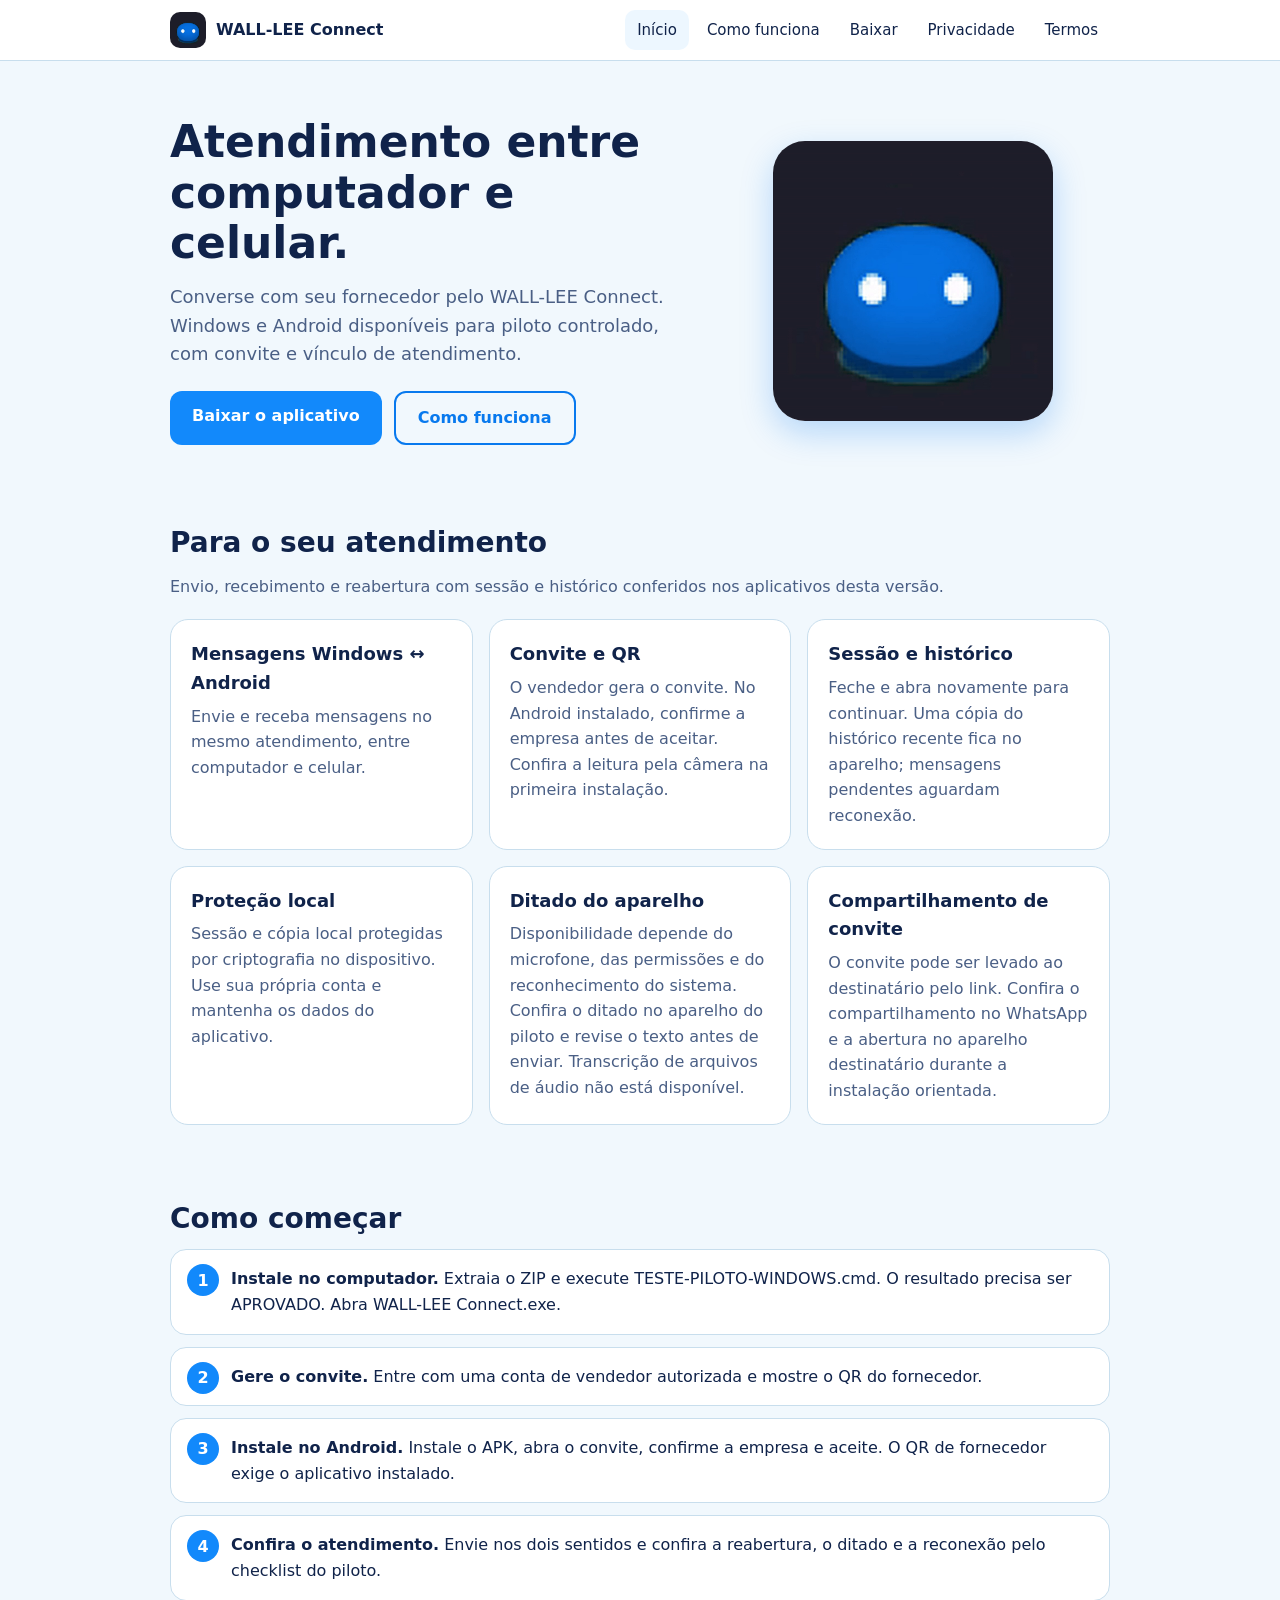
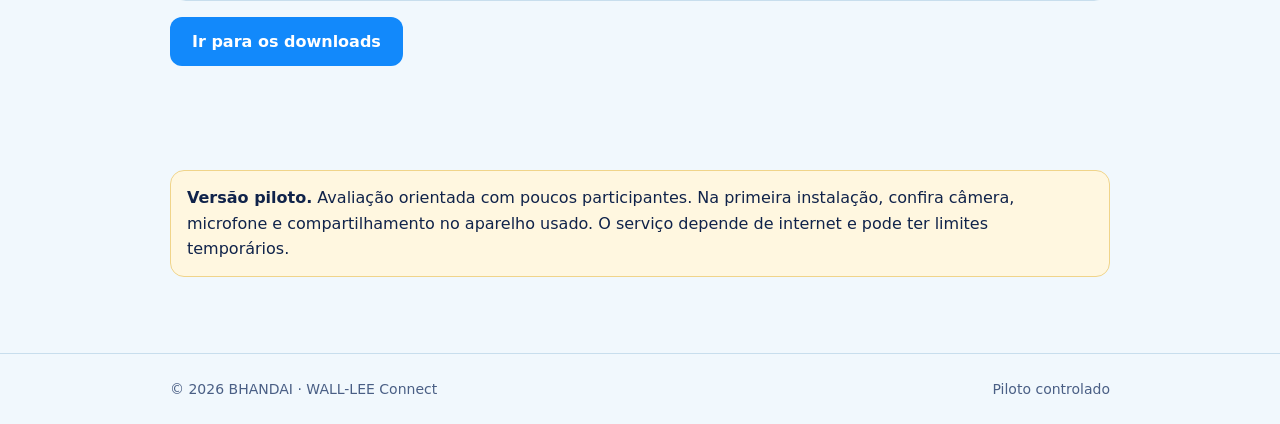
<file: index.html>
<!doctype html>
<html lang="pt-BR"><head><meta charset="utf-8"><meta name="viewport" content="width=device-width,initial-scale=1"><title>WALL-LEE Connect — atendimento entre computador e celular</title><meta name="description" content="Atendimento entre Windows e Android em piloto controlado."><link rel="icon" href="assets/wally.png"><link rel="stylesheet" href="assets/style.css"></head><body><header class="top"><div class="wrap"><a class="brand" href="index.html"><img src="assets/wally.png" alt="">WALL-LEE Connect</a><nav aria-label="Principal"><a href="index.html" aria-current="page">Início</a><a href="index.html#como">Como funciona</a><a href="baixar.html">Baixar</a><a href="privacidade.html">Privacidade</a><a href="termos.html">Termos</a></nav></div></header><main><section class="hero"><div class="wrap"><div><h1>Atendimento entre computador e celular.</h1><p>Converse com seu fornecedor pelo WALL-LEE Connect. Windows e Android disponíveis para piloto controlado, com convite e vínculo de atendimento.</p><div class="actions"><a class="btn" href="baixar.html">Baixar o aplicativo</a><a class="btn alt" href="#como">Como funciona</a></div></div><img src="assets/wally.png" alt="Wally, o assistente do WALL-LEE Connect"></div></section><section><div class="wrap"><h2>Para o seu atendimento</h2><p class="lead">Envio, recebimento e reabertura com sessão e histórico conferidos nos aplicativos desta versão.</p><div class="grid"><div class="card"><h3>Mensagens Windows ↔ Android</h3><p>Envie e receba mensagens no mesmo atendimento, entre computador e celular.</p></div><div class="card"><h3>Convite e QR</h3><p>O vendedor gera o convite. No Android instalado, confirme a empresa antes de aceitar. Confira a leitura pela câmera na primeira instalação.</p></div><div class="card"><h3>Sessão e histórico</h3><p>Feche e abra novamente para continuar. Uma cópia do histórico recente fica no aparelho; mensagens pendentes aguardam reconexão.</p></div><div class="card"><h3>Proteção local</h3><p>Sessão e cópia local protegidas por criptografia no dispositivo. Use sua própria conta e mantenha os dados do aplicativo.</p></div><div class="card"><h3>Ditado do aparelho</h3><p>Disponibilidade depende do microfone, das permissões e do reconhecimento do sistema. Confira o ditado no aparelho do piloto e revise o texto antes de enviar. Transcrição de arquivos de áudio não está disponível.</p></div><div class="card"><h3>Compartilhamento de convite</h3><p>O convite pode ser levado ao destinatário pelo link. Confira o compartilhamento no WhatsApp e a abertura no aparelho destinatário durante a instalação orientada.</p></div></div></div></section><section id="como"><div class="wrap"><h2>Como começar</h2><ol class="steps"><li><strong>Instale no computador.</strong> Extraia o ZIP e execute TESTE-PILOTO-WINDOWS.cmd. O resultado precisa ser APROVADO. Abra WALL-LEE Connect.exe.</li><li><strong>Gere o convite.</strong> Entre com uma conta de vendedor autorizada e mostre o QR do fornecedor.</li><li><strong>Instale no Android.</strong> Instale o APK, abra o convite, confirme a empresa e aceite. O QR de fornecedor exige o aplicativo instalado.</li><li><strong>Confira o atendimento.</strong> Envie nos dois sentidos e confira a reabertura, o ditado e a reconexão pelo checklist do piloto.</li></ol><p><a class="btn" href="baixar.html">Ir para os downloads</a></p></div></section><section><div class="wrap"><div class="notice"><strong>Versão piloto.</strong> Avaliação orientada com poucos participantes. Na primeira instalação, confira câmera, microfone e compartilhamento no aparelho usado. O serviço depende de internet e pode ter limites temporários.</div></div></section></main><footer><div class="wrap"><span>© 2026 BHANDAI · WALL-LEE Connect</span><span>Piloto controlado</span></div></footer></body></html>
</file>
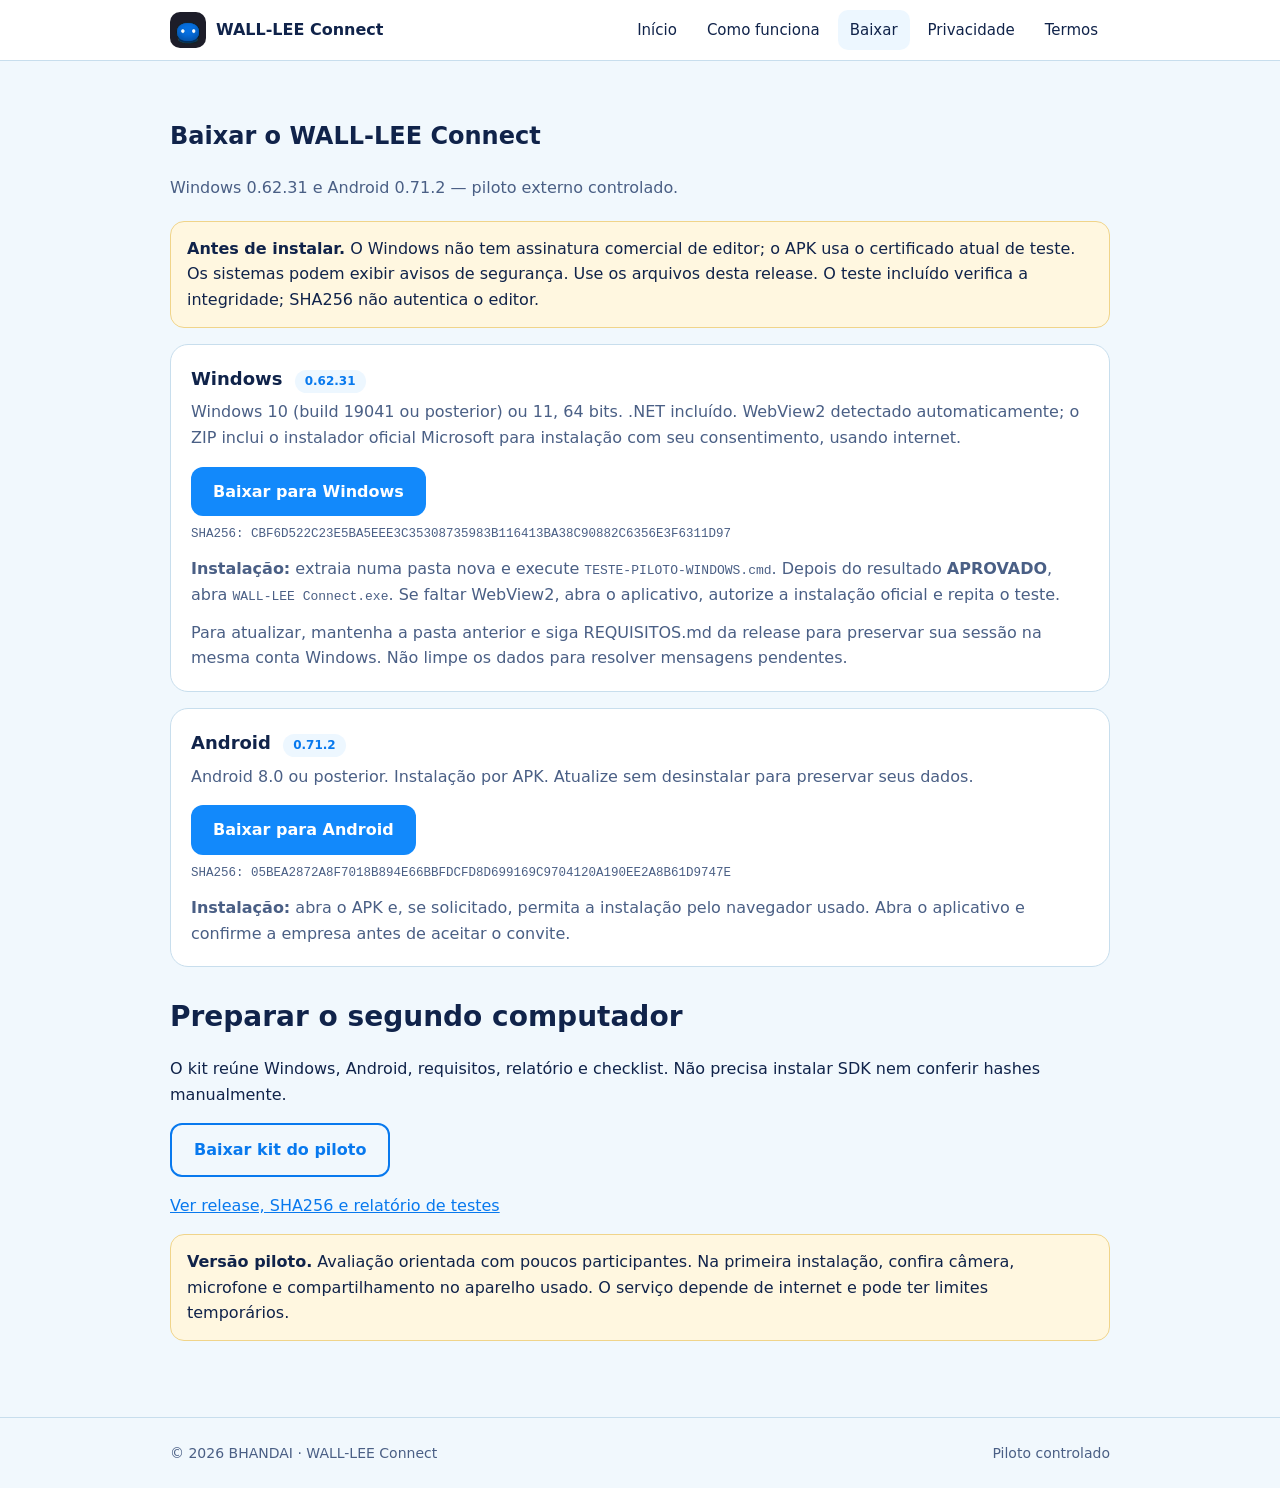
<file: baixar.html>
<!doctype html>
<html lang="pt-BR"><head><meta charset="utf-8"><meta name="viewport" content="width=device-width,initial-scale=1"><title>Baixar — WALL-LEE Connect</title><meta name="description" content="Downloads Windows e Android para piloto controlado."><link rel="icon" href="assets/wally.png"><link rel="stylesheet" href="assets/style.css"></head><body><header class="top"><div class="wrap"><a class="brand" href="index.html"><img src="assets/wally.png" alt="">WALL-LEE Connect</a><nav aria-label="Principal"><a href="index.html">Início</a><a href="index.html#como">Como funciona</a><a href="baixar.html" aria-current="page">Baixar</a><a href="privacidade.html">Privacidade</a><a href="termos.html">Termos</a></nav></div></header><main><section><div class="wrap"><h1>Baixar o WALL-LEE Connect</h1><p class="lead">Windows 0.62.31 e Android 0.71.2 — piloto externo controlado.</p><div class="notice"><strong>Antes de instalar.</strong> O Windows não tem assinatura comercial de editor; o APK usa o certificado atual de teste. Os sistemas podem exibir avisos de segurança. Use os arquivos desta release. O teste incluído verifica a integridade; SHA256 não autentica o editor.</div><div class="card" style="margin-bottom:16px"><div class="dl"><div><h3>Windows <span class="tag">0.62.31</span></h3><p>Windows 10 (build 19041 ou posterior) ou 11, 64 bits. .NET incluído. WebView2 detectado automaticamente; o ZIP inclui o instalador oficial Microsoft para instalação com seu consentimento, usando internet.</p></div><a class="btn" href="https://github.com/jhonleebell/wall-lee-downloads/releases/download/v0.62.31-rc.1/WALL-LEE-Connect-Windows-0.62.31.zip" download>Baixar para Windows</a></div><div class="hash">SHA256: CBF6D522C23E5BA5EEE3C35308735983B116413BA38C90882C6356E3F6311D97</div><p style="margin-top:12px"><strong>Instalação:</strong> extraia numa pasta nova e execute <code>TESTE-PILOTO-WINDOWS.cmd</code>. Depois do resultado <strong>APROVADO</strong>, abra <code>WALL-LEE Connect.exe</code>. Se faltar WebView2, abra o aplicativo, autorize a instalação oficial e repita o teste.</p><p style="margin-top:12px">Para atualizar, mantenha a pasta anterior e siga REQUISITOS.md da release para preservar sua sessão na mesma conta Windows. Não limpe os dados para resolver mensagens pendentes.</p></div><div class="card"><div class="dl"><div><h3>Android <span class="tag">0.71.2</span></h3><p>Android 8.0 ou posterior. Instalação por APK. Atualize sem desinstalar para preservar seus dados.</p></div><a class="btn" href="https://github.com/jhonleebell/wall-lee-downloads/releases/download/v0.62.31-rc.1/WALL-LEE-Connect-Android-0.71.2.apk" download>Baixar para Android</a></div><div class="hash">SHA256: 05BEA2872A8F7018B894E66BBFDCFD8D699169C9704120A190EE2A8B61D9747E</div><p style="margin-top:12px"><strong>Instalação:</strong> abra o APK e, se solicitado, permita a instalação pelo navegador usado. Abra o aplicativo e confirme a empresa antes de aceitar o convite.</p></div><div class="card" id="openApp" hidden style="margin-top:16px"><h3>Já instalou o aplicativo?</h3><p>Abra o convite direto no Android.</p><a class="btn alt" id="openAppLink" href="#">Abrir no aplicativo</a></div><h2 style="margin-top:28px">Preparar o segundo computador</h2><p>O kit reúne Windows, Android, requisitos, relatório e checklist. Não precisa instalar SDK nem conferir hashes manualmente.</p><p><a class="btn alt" href="https://github.com/jhonleebell/wall-lee-downloads/releases/download/v0.62.31-rc.1/KIT-SEGUNDO-PC-WALL-LEE-0.62.31.zip">Baixar kit do piloto</a></p><p><a href="https://github.com/jhonleebell/wall-lee-downloads/releases/tag/v0.62.31-rc.1">Ver release, SHA256 e relatório de testes</a></p><div class="notice"><strong>Versão piloto.</strong> Avaliação orientada com poucos participantes. Na primeira instalação, confira câmera, microfone e compartilhamento no aparelho usado. O serviço depende de internet e pode ter limites temporários.</div></div></section><script>(function(){var m=/[?&]ref=([A-Za-z0-9]{8})(?:&|$)/.exec(location.search);if(!m)return;document.getElementById("openApp").hidden=false;document.getElementById("openAppLink").href="walllee-connect://app-invite?ref="+m[1];})();</script></main><footer><div class="wrap"><span>© 2026 BHANDAI · WALL-LEE Connect</span><span>Piloto controlado</span></div></footer></body></html>
</file>
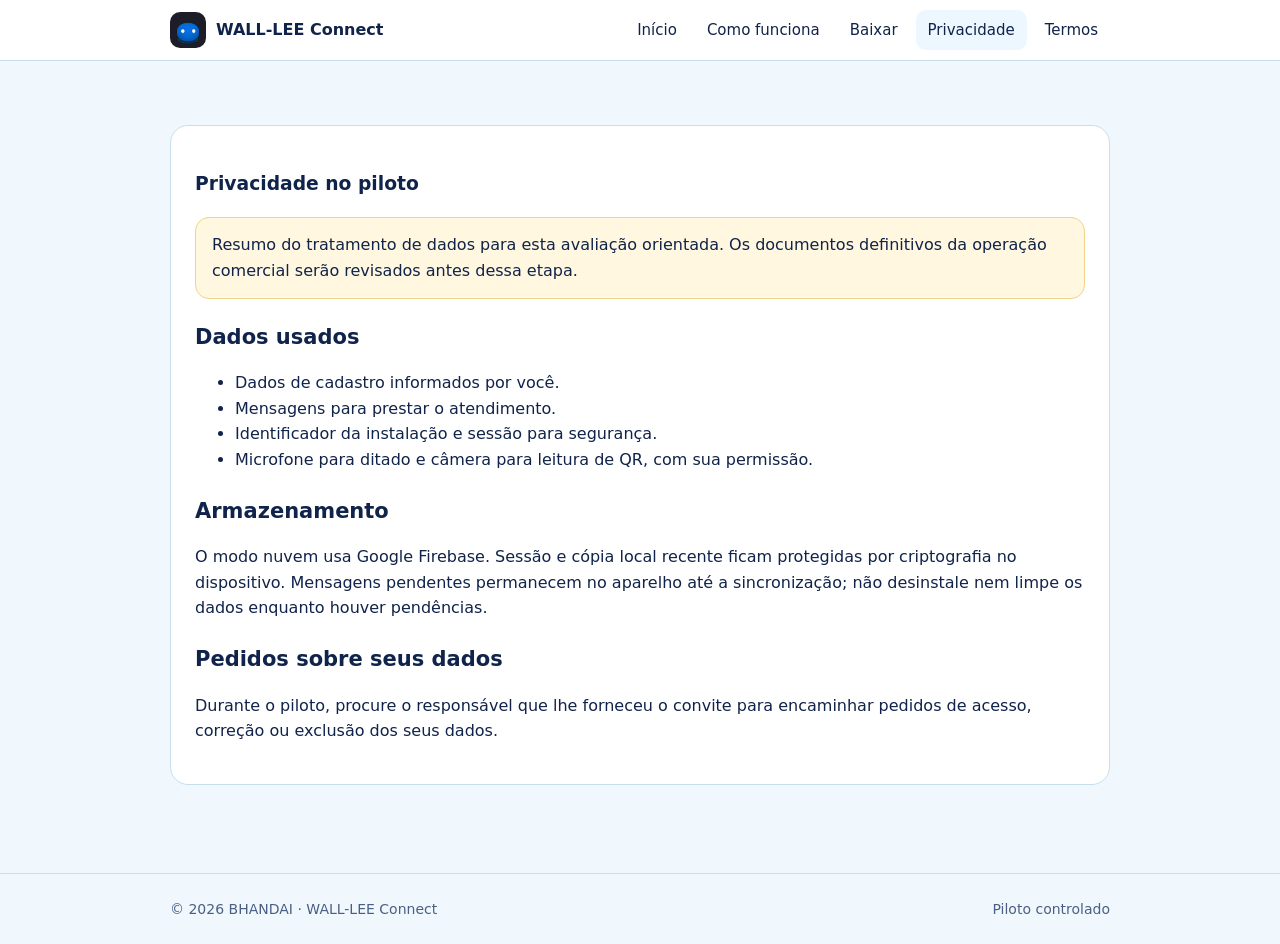
<file: privacidade.html>
<!doctype html>
<html lang="pt-BR"><head><meta charset="utf-8"><meta name="viewport" content="width=device-width,initial-scale=1"><title>Privacidade — WALL-LEE Connect</title><meta name="description" content="Tratamento de dados no piloto WALL-LEE Connect."><link rel="icon" href="assets/wally.png"><link rel="stylesheet" href="assets/style.css"></head><body><header class="top"><div class="wrap"><a class="brand" href="index.html"><img src="assets/wally.png" alt="">WALL-LEE Connect</a><nav aria-label="Principal"><a href="index.html">Início</a><a href="index.html#como">Como funciona</a><a href="baixar.html">Baixar</a><a href="privacidade.html" aria-current="page">Privacidade</a><a href="termos.html">Termos</a></nav></div></header><main><section><div class="wrap"><article class="doc"><h1>Privacidade no piloto</h1><div class="notice">Resumo do tratamento de dados para esta avaliação orientada. Os documentos definitivos da operação comercial serão revisados antes dessa etapa.</div><h2>Dados usados</h2><ul><li>Dados de cadastro informados por você.</li><li>Mensagens para prestar o atendimento.</li><li>Identificador da instalação e sessão para segurança.</li><li>Microfone para ditado e câmera para leitura de QR, com sua permissão.</li></ul><h2>Armazenamento</h2><p>O modo nuvem usa Google Firebase. Sessão e cópia local recente ficam protegidas por criptografia no dispositivo. Mensagens pendentes permanecem no aparelho até a sincronização; não desinstale nem limpe os dados enquanto houver pendências.</p><h2>Pedidos sobre seus dados</h2><p>Durante o piloto, procure o responsável que lhe forneceu o convite para encaminhar pedidos de acesso, correção ou exclusão dos seus dados.</p></article></div></section></main><footer><div class="wrap"><span>© 2026 BHANDAI · WALL-LEE Connect</span><span>Piloto controlado</span></div></footer></body></html>
</file>
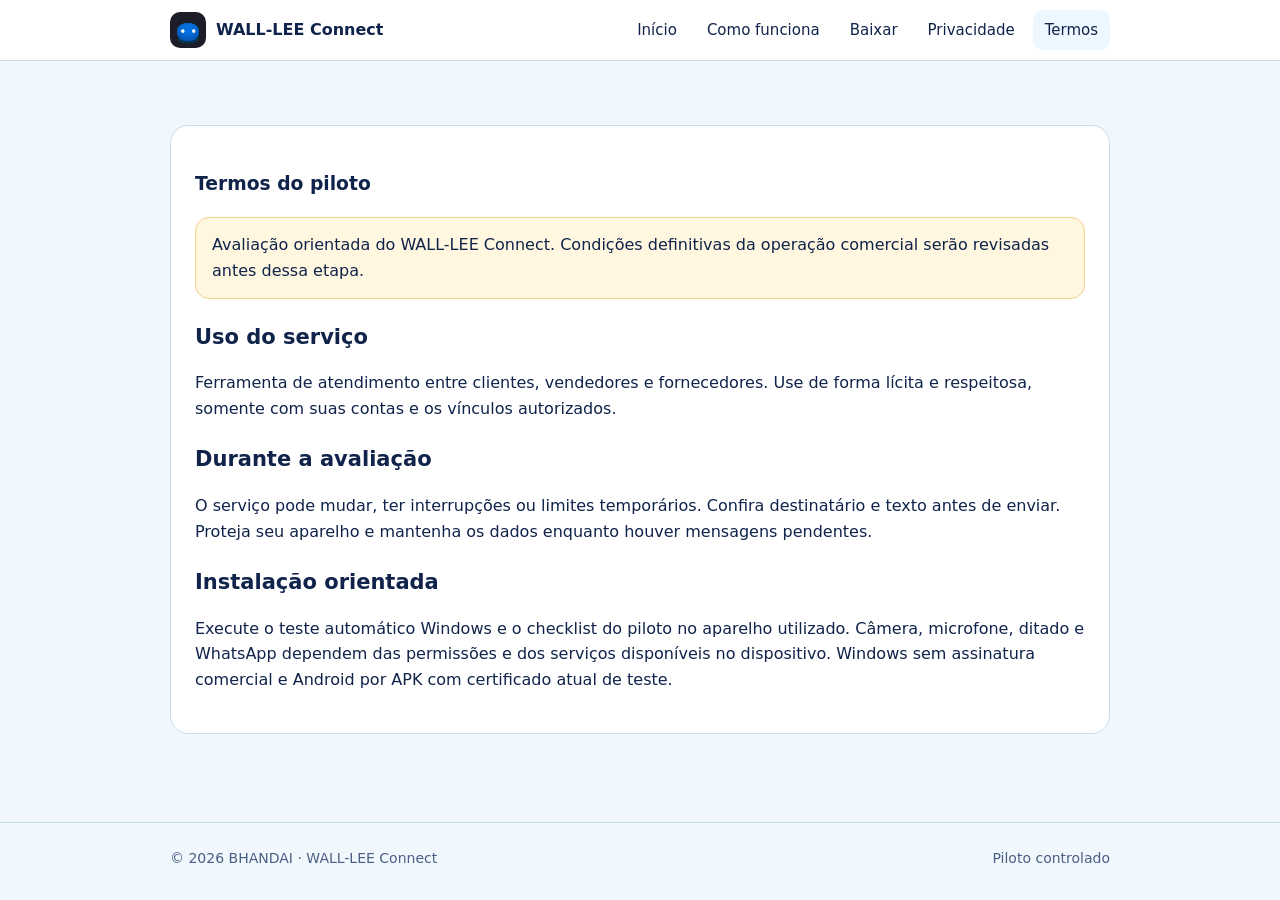
<file: termos.html>
<!doctype html>
<html lang="pt-BR"><head><meta charset="utf-8"><meta name="viewport" content="width=device-width,initial-scale=1"><title>Termos — WALL-LEE Connect</title><meta name="description" content="Condições de avaliação do WALL-LEE Connect."><link rel="icon" href="assets/wally.png"><link rel="stylesheet" href="assets/style.css"></head><body><header class="top"><div class="wrap"><a class="brand" href="index.html"><img src="assets/wally.png" alt="">WALL-LEE Connect</a><nav aria-label="Principal"><a href="index.html">Início</a><a href="index.html#como">Como funciona</a><a href="baixar.html">Baixar</a><a href="privacidade.html">Privacidade</a><a href="termos.html" aria-current="page">Termos</a></nav></div></header><main><section><div class="wrap"><article class="doc"><h1>Termos do piloto</h1><div class="notice">Avaliação orientada do WALL-LEE Connect. Condições definitivas da operação comercial serão revisadas antes dessa etapa.</div><h2>Uso do serviço</h2><p>Ferramenta de atendimento entre clientes, vendedores e fornecedores. Use de forma lícita e respeitosa, somente com suas contas e os vínculos autorizados.</p><h2>Durante a avaliação</h2><p>O serviço pode mudar, ter interrupções ou limites temporários. Confira destinatário e texto antes de enviar. Proteja seu aparelho e mantenha os dados enquanto houver mensagens pendentes.</p><h2>Instalação orientada</h2><p>Execute o teste automático Windows e o checklist do piloto no aparelho utilizado. Câmera, microfone, ditado e WhatsApp dependem das permissões e dos serviços disponíveis no dispositivo. Windows sem assinatura comercial e Android por APK com certificado atual de teste.</p></article></div></section></main><footer><div class="wrap"><span>© 2026 BHANDAI · WALL-LEE Connect</span><span>Piloto controlado</span></div></footer></body></html>
</file>
<file: assets/style.css>
:root{--bg:#f1f8fd;--surface:#fff;--soft:#edf7ff;--text:#10234a;--muted:#4a5f85;--border:#c8deed;--accent:#0879ee;--accent-2:#1289fb;--warn-bg:#fff7e0;--warn-border:#f0d48a}
@media (prefers-color-scheme:dark){:root{--bg:#0c1730;--surface:#13234a;--soft:#172a57;--text:#eaf2ff;--muted:#a9bddf;--border:#27407a;--accent:#4aa3ff;--accent-2:#2a8cf5;--warn-bg:#3a3014;--warn-border:#7a6420}}
*{box-sizing:border-box}
html{scroll-behavior:smooth}
body{margin:0;font-family:Roboto,system-ui,-apple-system,"Segoe UI",Arial,sans-serif;background:var(--bg);color:var(--text);line-height:1.6}
a{color:var(--accent)}
.wrap{max-width:980px;margin:0 auto;padding:0 20px}
header.top{position:sticky;top:0;z-index:5;background:var(--surface);border-bottom:1px solid var(--border)}
header.top .wrap{display:flex;align-items:center;gap:16px;min-height:60px;flex-wrap:wrap}
.brand{display:flex;align-items:center;gap:10px;font-weight:700;color:var(--text);text-decoration:none}
.brand img{width:36px;height:36px;border-radius:10px}
nav{margin-left:auto;display:flex;gap:6px;flex-wrap:wrap}
nav a{padding:8px 12px;border-radius:10px;text-decoration:none;color:var(--text);font-size:15px}
nav a:hover,nav a[aria-current]{background:var(--soft)}
.btn{display:inline-block;padding:12px 22px;border-radius:12px;background:var(--accent-2);color:#fff;text-decoration:none;font-weight:700;border:0}
.btn.alt{background:transparent;color:var(--accent);border:2px solid var(--accent)}
.hero{padding:56px 0 40px}
.hero .wrap{display:grid;grid-template-columns:1.3fr 1fr;gap:32px;align-items:center}
.hero h1{font-size:clamp(28px,5vw,44px);line-height:1.15;margin:0 0 14px}
.hero p{font-size:18px;color:var(--muted);margin:0 0 22px}
.hero img{width:100%;max-width:280px;justify-self:center;border-radius:32px;box-shadow:0 12px 32px rgba(8,121,238,.25)}
.actions{display:flex;gap:12px;flex-wrap:wrap}
section{padding:36px 0}
h2{font-size:28px;margin:0 0 8px}
.lead{color:var(--muted);margin:0 0 20px}
.grid{display:grid;grid-template-columns:repeat(auto-fit,minmax(250px,1fr));gap:16px}
.card{background:var(--surface);border:1px solid var(--border);border-radius:18px;padding:20px}
.card h3{margin:0 0 6px;font-size:18px}
.card p{margin:0;color:var(--muted)}
ol.steps{counter-reset:s;list-style:none;padding:0;margin:0;display:grid;gap:12px}
ol.steps li{counter-increment:s;background:var(--surface);border:1px solid var(--border);border-radius:16px;padding:16px 16px 16px 60px;position:relative}
ol.steps li::before{content:counter(s);position:absolute;left:16px;top:14px;width:32px;height:32px;border-radius:50%;background:var(--accent-2);color:#fff;font-weight:700;display:grid;place-items:center}
.notice{background:var(--warn-bg);border:1px solid var(--warn-border);border-radius:14px;padding:14px 16px;margin:16px 0}
.dl{display:flex;gap:16px;align-items:center;flex-wrap:wrap;justify-content:space-between}
.hash{font-family:ui-monospace,Consolas,monospace;font-size:12.5px;word-break:break-all;color:var(--muted);margin-top:8px}
.tag{display:inline-block;font-size:12px;padding:2px 10px;border-radius:99px;background:var(--soft);color:var(--accent);font-weight:700;margin-left:6px}
footer{border-top:1px solid var(--border);padding:24px 0;color:var(--muted);font-size:14px;margin-top:24px}
footer .wrap{display:flex;gap:16px;flex-wrap:wrap;justify-content:space-between}
article.doc{background:var(--surface);border:1px solid var(--border);border-radius:18px;padding:24px;margin:28px 0}
article.doc h2{font-size:21px;margin-top:22px}
@media(max-width:720px){.hero .wrap{grid-template-columns:1fr}.hero img{max-width:200px;order:-1}nav{margin-left:0}}
</file>
